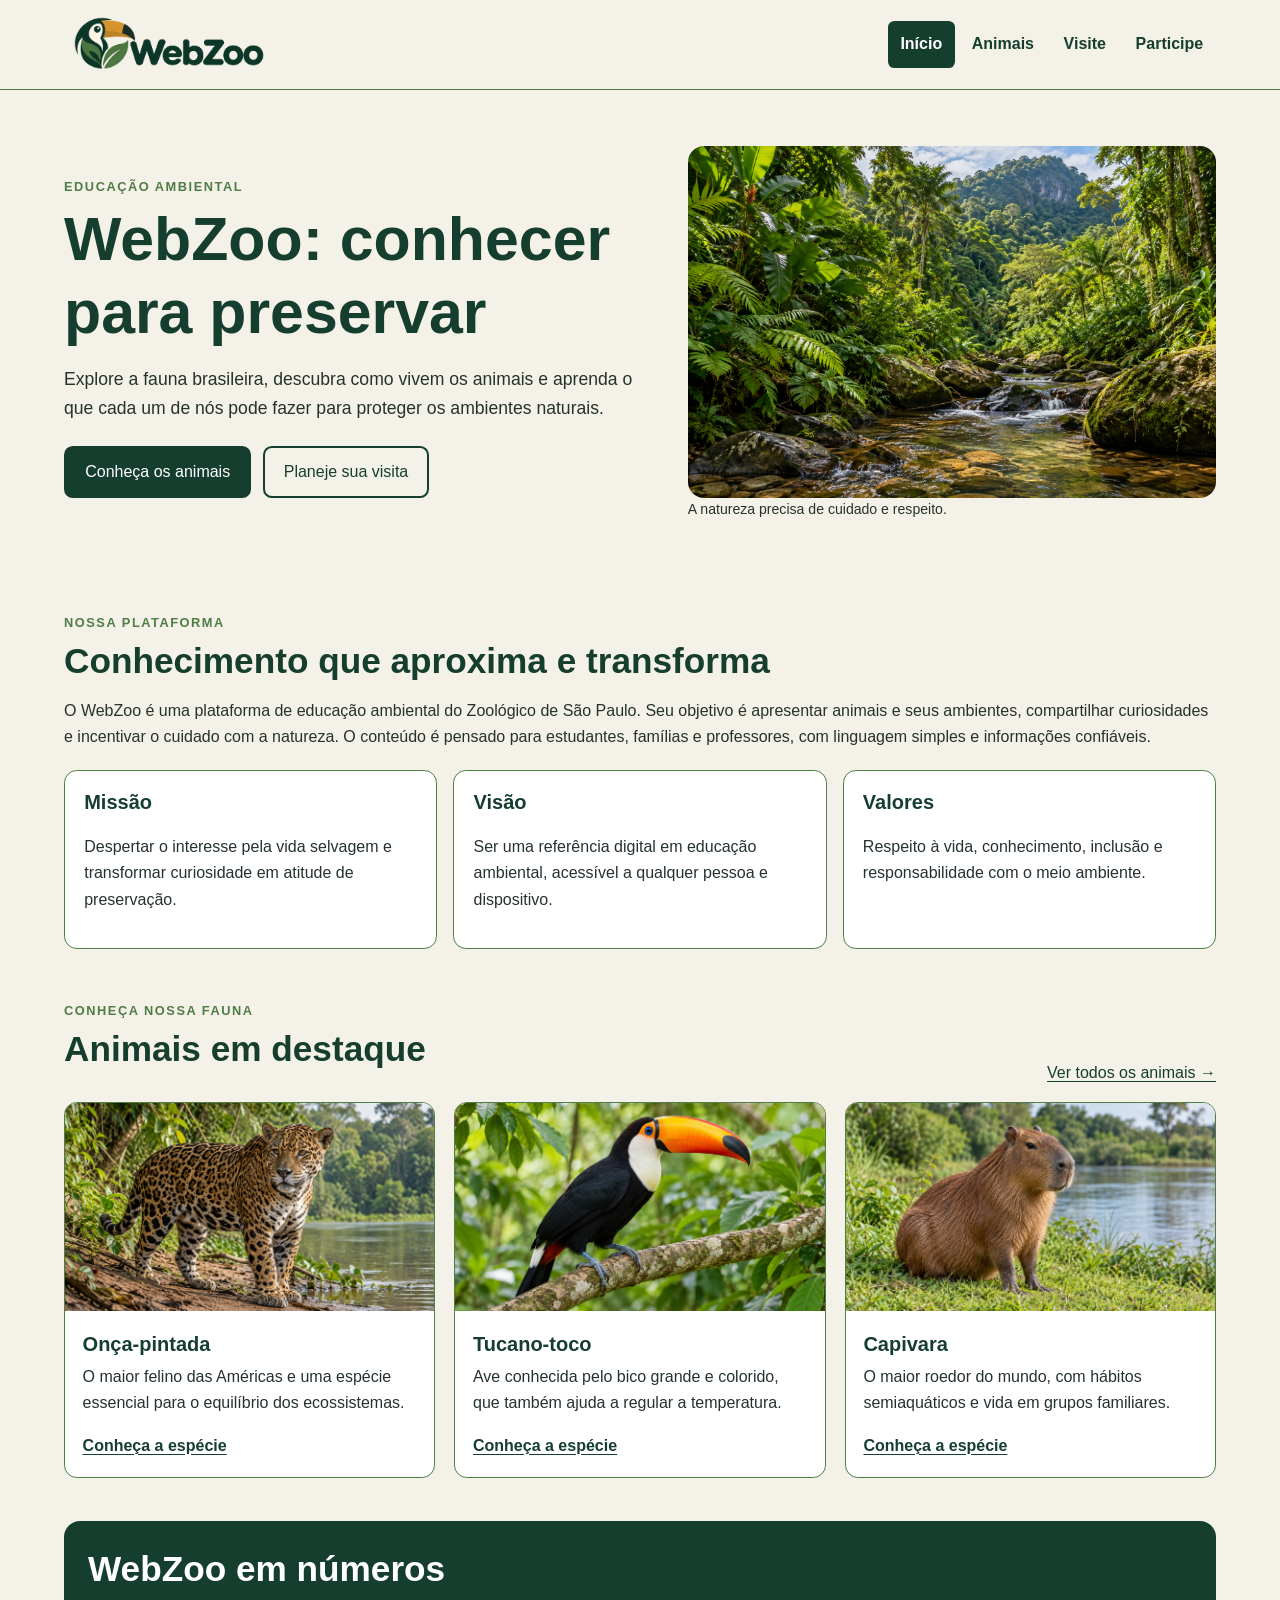
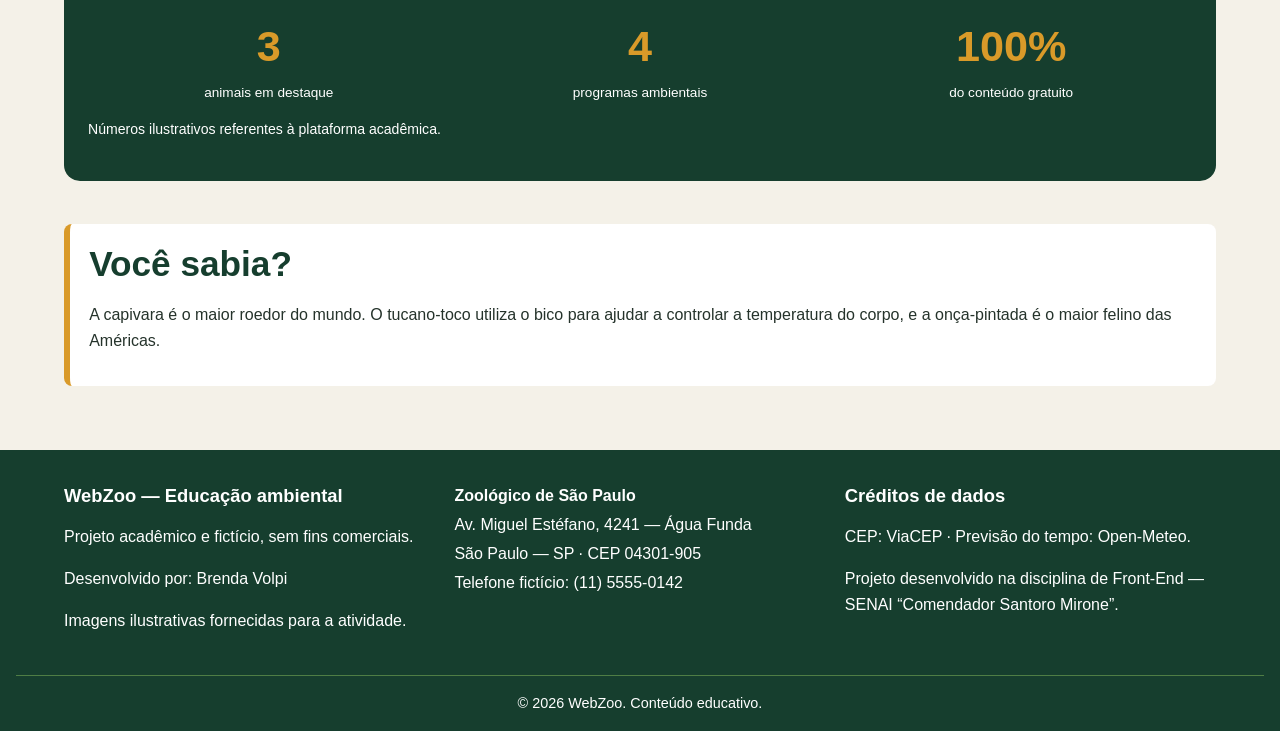
<file: index.html>
<!doctype html>
<html lang="pt-BR">
<head>
<meta charset="utf-8">
<meta name="viewport" content="width=device-width, initial-scale=1">
<meta name="description" content="WebZoo: educação ambiental, fauna brasileira e conservação.">
<title>Início | WebZoo</title>
<link rel="icon" href="assets/favicon.png" type="image/png">
<link rel="stylesheet" href="css/style.css">
</head>
<body>
<a class="skip-link" href="#conteudo">Pular para o conteúdo principal</a>
<header class="site-header">
  <a class="brand" href="index.html" aria-label="WebZoo — página inicial"><img src="assets/logo/webzoo_logo.png" alt="WebZoo - Educação ambiental"></a>
  <button class="menu-toggle" type="button" aria-controls="menu-principal" aria-expanded="false" aria-label="Abrir menu"><span class="menu-icon" aria-hidden="true">☰</span></button>
  <nav id="menu-principal" class="main-nav" aria-label="Navegação principal">
    <ul>
      <li><a href="index.html" data-page="index.html">Início</a></li>
      <li><a href="animais.html" data-page="animais.html">Animais</a></li>
      <li><a href="visite.html" data-page="visite.html">Visite</a></li>
      <li><a href="participe.html" data-page="participe.html">Participe</a></li>
    </ul>
  </nav>
</header>
<main id="conteudo" class="container">

<section class="hero">
 <div class="hero-copy"><p class="eyebrow">Educação ambiental</p><h1>WebZoo: conhecer para preservar</h1><p>Explore a fauna brasileira, descubra como vivem os animais e aprenda o que cada um de nós pode fazer para proteger os ambientes naturais.</p><div class="button-row"><a class="button" href="animais.html">Conheça os animais</a><a class="button button-outline" href="visite.html">Planeje sua visita</a></div></div>
 <figure class="hero-image"><img src="assets/imagens/floresta.png" alt="Paisagem de floresta tropical verde e preservada"><figcaption>A natureza precisa de cuidado e respeito.</figcaption></figure>
</section>
<section class="section-block"><p class="eyebrow">Nossa plataforma</p><h2>Conhecimento que aproxima e transforma</h2><p>O WebZoo é uma plataforma de educação ambiental do Zoológico de São Paulo. Seu objetivo é apresentar animais e seus ambientes, compartilhar curiosidades e incentivar o cuidado com a natureza. O conteúdo é pensado para estudantes, famílias e professores, com linguagem simples e informações confiáveis.</p>
<div class="values-grid"><article class="value-card"><h3>Missão</h3><p>Despertar o interesse pela vida selvagem e transformar curiosidade em atitude de preservação.</p></article><article class="value-card"><h3>Visão</h3><p>Ser uma referência digital em educação ambiental, acessível a qualquer pessoa e dispositivo.</p></article><article class="value-card"><h3>Valores</h3><p>Respeito à vida, conhecimento, inclusão e responsabilidade com o meio ambiente.</p></article></div></section>
<section class="section-block"><div class="section-heading"><div><p class="eyebrow">Conheça nossa fauna</p><h2>Animais em destaque</h2></div><a class="text-link" href="animais.html">Ver todos os animais →</a></div>
<div class="animal-grid home-animals">
<article class="animal-card"><img src="assets/imagens/onca_pintada.png" alt="Onça-pintada em ambiente natural"><div class="card-content"><h3>Onça-pintada</h3><p>O maior felino das Américas e uma espécie essencial para o equilíbrio dos ecossistemas.</p><a href="animais.html#onca">Conheça a espécie</a></div></article>
<article class="animal-card"><img src="assets/imagens/tucano_toco.png" alt="Tucano-toco com bico alaranjado"><div class="card-content"><h3>Tucano-toco</h3><p>Ave conhecida pelo bico grande e colorido, que também ajuda a regular a temperatura.</p><a href="animais.html#tucano">Conheça a espécie</a></div></article>
<article class="animal-card"><img src="assets/imagens/capivara.png" alt="Capivara próxima à água"><div class="card-content"><h3>Capivara</h3><p>O maior roedor do mundo, com hábitos semiaquáticos e vida em grupos familiares.</p><a href="animais.html#capivara">Conheça a espécie</a></div></article>
</div></section>
<section class="stats section-block"><h2>WebZoo em números</h2><div class="stats-grid"><p><strong>3</strong><span>animais em destaque</span></p><p><strong>4</strong><span>programas ambientais</span></p><p><strong>100%</strong><span>do conteúdo gratuito</span></p></div><p class="small-note">Números ilustrativos referentes à plataforma acadêmica.</p></section>
<section class="section-block fact"><h2>Você sabia?</h2><p>A capivara é o maior roedor do mundo. O tucano-toco utiliza o bico para ajudar a controlar a temperatura do corpo, e a onça-pintada é o maior felino das Américas.</p></section>

</main>
<footer class="site-footer">
  <div class="container footer-grid">
    <section><h2>WebZoo — Educação ambiental</h2><p>Projeto acadêmico e fictício, sem fins comerciais.</p><p>Desenvolvido por: Brenda Volpi</p><p>Imagens ilustrativas fornecidas para a atividade.</p></section>
    <address><strong>Zoológico de São Paulo</strong><br>Av. Miguel Estéfano, 4241 — Água Funda<br>São Paulo — SP · CEP 04301-905<br>Telefone fictício: (11) 5555-0142</address>
    <section><h2>Créditos de dados</h2><p>CEP: ViaCEP · Previsão do tempo: Open-Meteo.</p><p>Projeto desenvolvido na disciplina de Front-End — SENAI “Comendador Santoro Mirone”.</p></section>
  </div>
  <p class="copyright">© <span id="ano-atual">2026</span> WebZoo. Conteúdo educativo.</p>
</footer>
<script src="js/menu.js" defer></script>

</body>
</html>
</file>
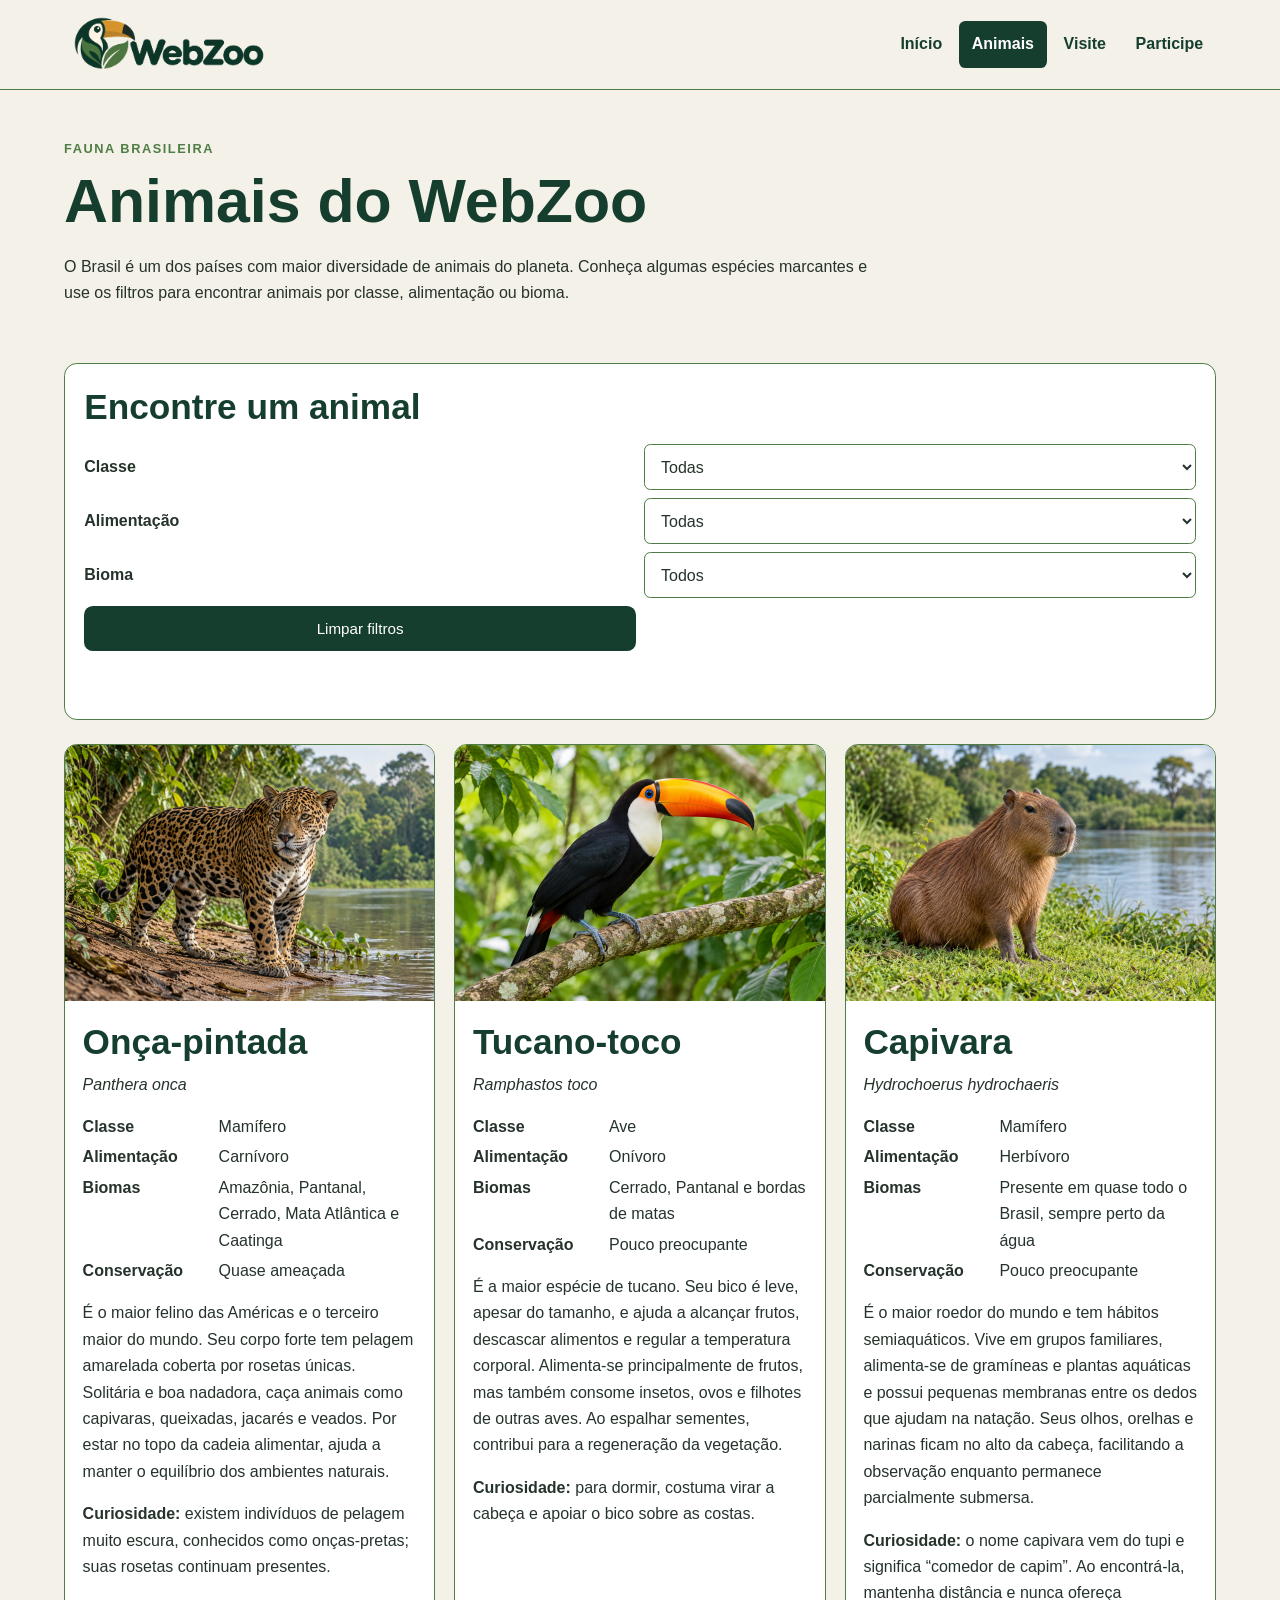
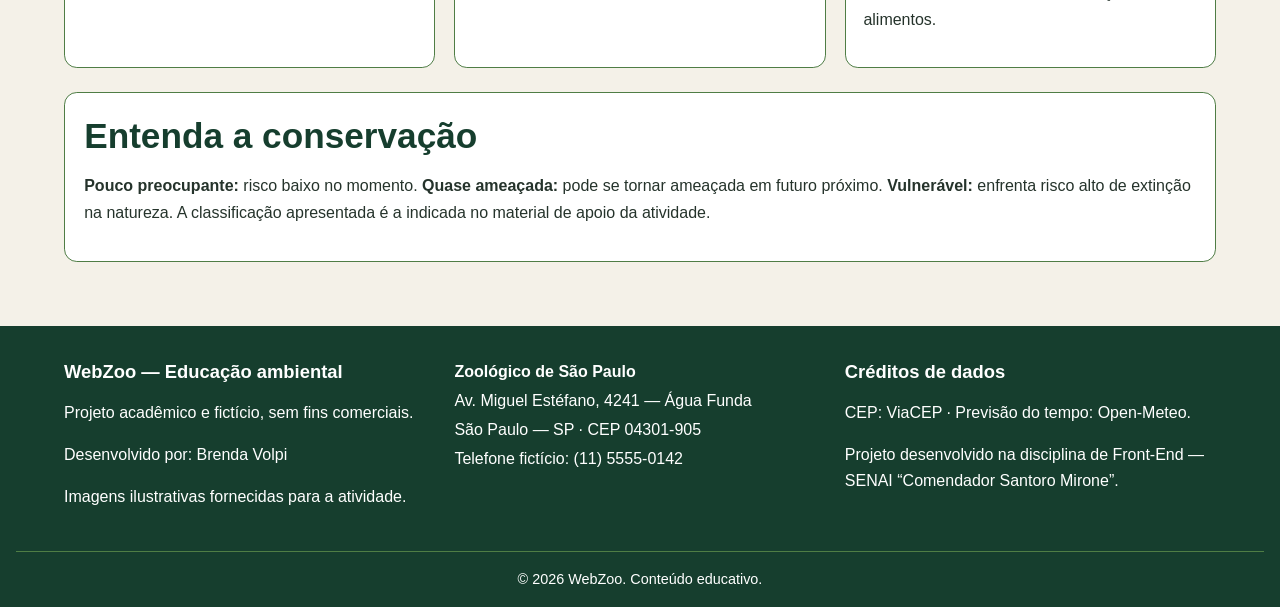
<file: animais.html>
<!doctype html>
<html lang="pt-BR">
<head>
<meta charset="utf-8">
<meta name="viewport" content="width=device-width, initial-scale=1">
<meta name="description" content="WebZoo: educação ambiental, fauna brasileira e conservação.">
<title>Animais | WebZoo</title>
<link rel="icon" href="assets/favicon.png" type="image/png">
<link rel="stylesheet" href="css/style.css">
</head>
<body>
<a class="skip-link" href="#conteudo">Pular para o conteúdo principal</a>
<header class="site-header">
  <a class="brand" href="index.html" aria-label="WebZoo — página inicial"><img src="assets/logo/webzoo_logo.png" alt="WebZoo - Educação ambiental"></a>
  <button class="menu-toggle" type="button" aria-controls="menu-principal" aria-expanded="false" aria-label="Abrir menu"><span class="menu-icon" aria-hidden="true">☰</span></button>
  <nav id="menu-principal" class="main-nav" aria-label="Navegação principal">
    <ul>
      <li><a href="index.html" data-page="index.html">Início</a></li>
      <li><a href="animais.html" data-page="animais.html">Animais</a></li>
      <li><a href="visite.html" data-page="visite.html">Visite</a></li>
      <li><a href="participe.html" data-page="participe.html">Participe</a></li>
    </ul>
  </nav>
</header>
<main id="conteudo" class="container">

<section class="page-intro"><p class="eyebrow">Fauna brasileira</p><h1>Animais do WebZoo</h1><p>O Brasil é um dos países com maior diversidade de animais do planeta. Conheça algumas espécies marcantes e use os filtros para encontrar animais por classe, alimentação ou bioma.</p></section>
<section class="filters" aria-labelledby="filtros-titulo"><h2 id="filtros-titulo">Encontre um animal</h2><div class="filter-grid"><label for="filtro-classe">Classe</label><select id="filtro-classe"><option value="">Todas</option><option>Mamífero</option><option>Ave</option></select><label for="filtro-alimentacao">Alimentação</label><select id="filtro-alimentacao"><option value="">Todas</option><option>Carnívoro</option><option>Herbívoro</option><option>Onívoro</option></select><label for="filtro-bioma">Bioma</label><select id="filtro-bioma"><option value="">Todos</option><option>Amazônia</option><option>Pantanal</option><option>Cerrado</option><option>Mata Atlântica</option><option>Caatinga</option></select><button class="button button-small" id="limpar-filtros" type="button">Limpar filtros</button></div><p id="resultado-filtro" class="status" aria-live="polite"></p></section>
<section class="animal-grid animal-list" aria-label="Fichas dos animais">
<article class="animal-card animal-detail" id="onca" data-classe="Mamífero" data-alimentacao="Carnívoro" data-biomas="Amazônia,Pantanal,Cerrado,Mata Atlântica,Caatinga"><img src="assets/imagens/onca_pintada.png" alt="Onça-pintada, felino de pelagem amarelada com rosetas escuras"><div class="card-content"><h2>Onça-pintada</h2><p class="scientific">Panthera onca</p><dl><dt>Classe</dt><dd>Mamífero</dd><dt>Alimentação</dt><dd>Carnívoro</dd><dt>Biomas</dt><dd>Amazônia, Pantanal, Cerrado, Mata Atlântica e Caatinga</dd><dt>Conservação</dt><dd>Quase ameaçada</dd></dl><p>É o maior felino das Américas e o terceiro maior do mundo. Seu corpo forte tem pelagem amarelada coberta por rosetas únicas. Solitária e boa nadadora, caça animais como capivaras, queixadas, jacarés e veados. Por estar no topo da cadeia alimentar, ajuda a manter o equilíbrio dos ambientes naturais.</p><p><strong>Curiosidade:</strong> existem indivíduos de pelagem muito escura, conhecidos como onças-pretas; suas rosetas continuam presentes.</p></div></article>
<article class="animal-card animal-detail" id="tucano" data-classe="Ave" data-alimentacao="Onívoro" data-biomas="Cerrado,Pantanal"><img src="assets/imagens/tucano_toco.png" alt="Tucano-toco de plumagem preta, garganta branca e bico alaranjado"><div class="card-content"><h2>Tucano-toco</h2><p class="scientific">Ramphastos toco</p><dl><dt>Classe</dt><dd>Ave</dd><dt>Alimentação</dt><dd>Onívoro</dd><dt>Biomas</dt><dd>Cerrado, Pantanal e bordas de matas</dd><dt>Conservação</dt><dd>Pouco preocupante</dd></dl><p>É a maior espécie de tucano. Seu bico é leve, apesar do tamanho, e ajuda a alcançar frutos, descascar alimentos e regular a temperatura corporal. Alimenta-se principalmente de frutos, mas também consome insetos, ovos e filhotes de outras aves. Ao espalhar sementes, contribui para a regeneração da vegetação.</p><p><strong>Curiosidade:</strong> para dormir, costuma virar a cabeça e apoiar o bico sobre as costas.</p></div></article>
<article class="animal-card animal-detail" id="capivara" data-classe="Mamífero" data-alimentacao="Herbívoro" data-biomas="Pantanal,Mata Atlântica,Cerrado,Amazônia"><img src="assets/imagens/capivara.png" alt="Capivara de pelagem marrom junto a um ambiente aquático"><div class="card-content"><h2>Capivara</h2><p class="scientific">Hydrochoerus hydrochaeris</p><dl><dt>Classe</dt><dd>Mamífero</dd><dt>Alimentação</dt><dd>Herbívoro</dd><dt>Biomas</dt><dd>Presente em quase todo o Brasil, sempre perto da água</dd><dt>Conservação</dt><dd>Pouco preocupante</dd></dl><p>É o maior roedor do mundo e tem hábitos semiaquáticos. Vive em grupos familiares, alimenta-se de gramíneas e plantas aquáticas e possui pequenas membranas entre os dedos que ajudam na natação. Seus olhos, orelhas e narinas ficam no alto da cabeça, facilitando a observação enquanto permanece parcialmente submersa.</p><p><strong>Curiosidade:</strong> o nome capivara vem do tupi e significa “comedor de capim”. Ao encontrá-la, mantenha distância e nunca ofereça alimentos.</p></div></article>
</section>
<aside class="conservation-note"><h2>Entenda a conservação</h2><p><strong>Pouco preocupante:</strong> risco baixo no momento. <strong>Quase ameaçada:</strong> pode se tornar ameaçada em futuro próximo. <strong>Vulnerável:</strong> enfrenta risco alto de extinção na natureza. A classificação apresentada é a indicada no material de apoio da atividade.</p></aside>

</main>
<footer class="site-footer">
  <div class="container footer-grid">
    <section><h2>WebZoo — Educação ambiental</h2><p>Projeto acadêmico e fictício, sem fins comerciais.</p><p>Desenvolvido por: Brenda Volpi</p><p>Imagens ilustrativas fornecidas para a atividade.</p></section>
    <address><strong>Zoológico de São Paulo</strong><br>Av. Miguel Estéfano, 4241 — Água Funda<br>São Paulo — SP · CEP 04301-905<br>Telefone fictício: (11) 5555-0142</address>
    <section><h2>Créditos de dados</h2><p>CEP: ViaCEP · Previsão do tempo: Open-Meteo.</p><p>Projeto desenvolvido na disciplina de Front-End — SENAI “Comendador Santoro Mirone”.</p></section>
  </div>
  <p class="copyright">© <span id="ano-atual">2026</span> WebZoo. Conteúdo educativo.</p>
</footer>
<script src="js/menu.js" defer></script>
<script src="js/filtros.js" defer></script>
</body>
</html>
</file>
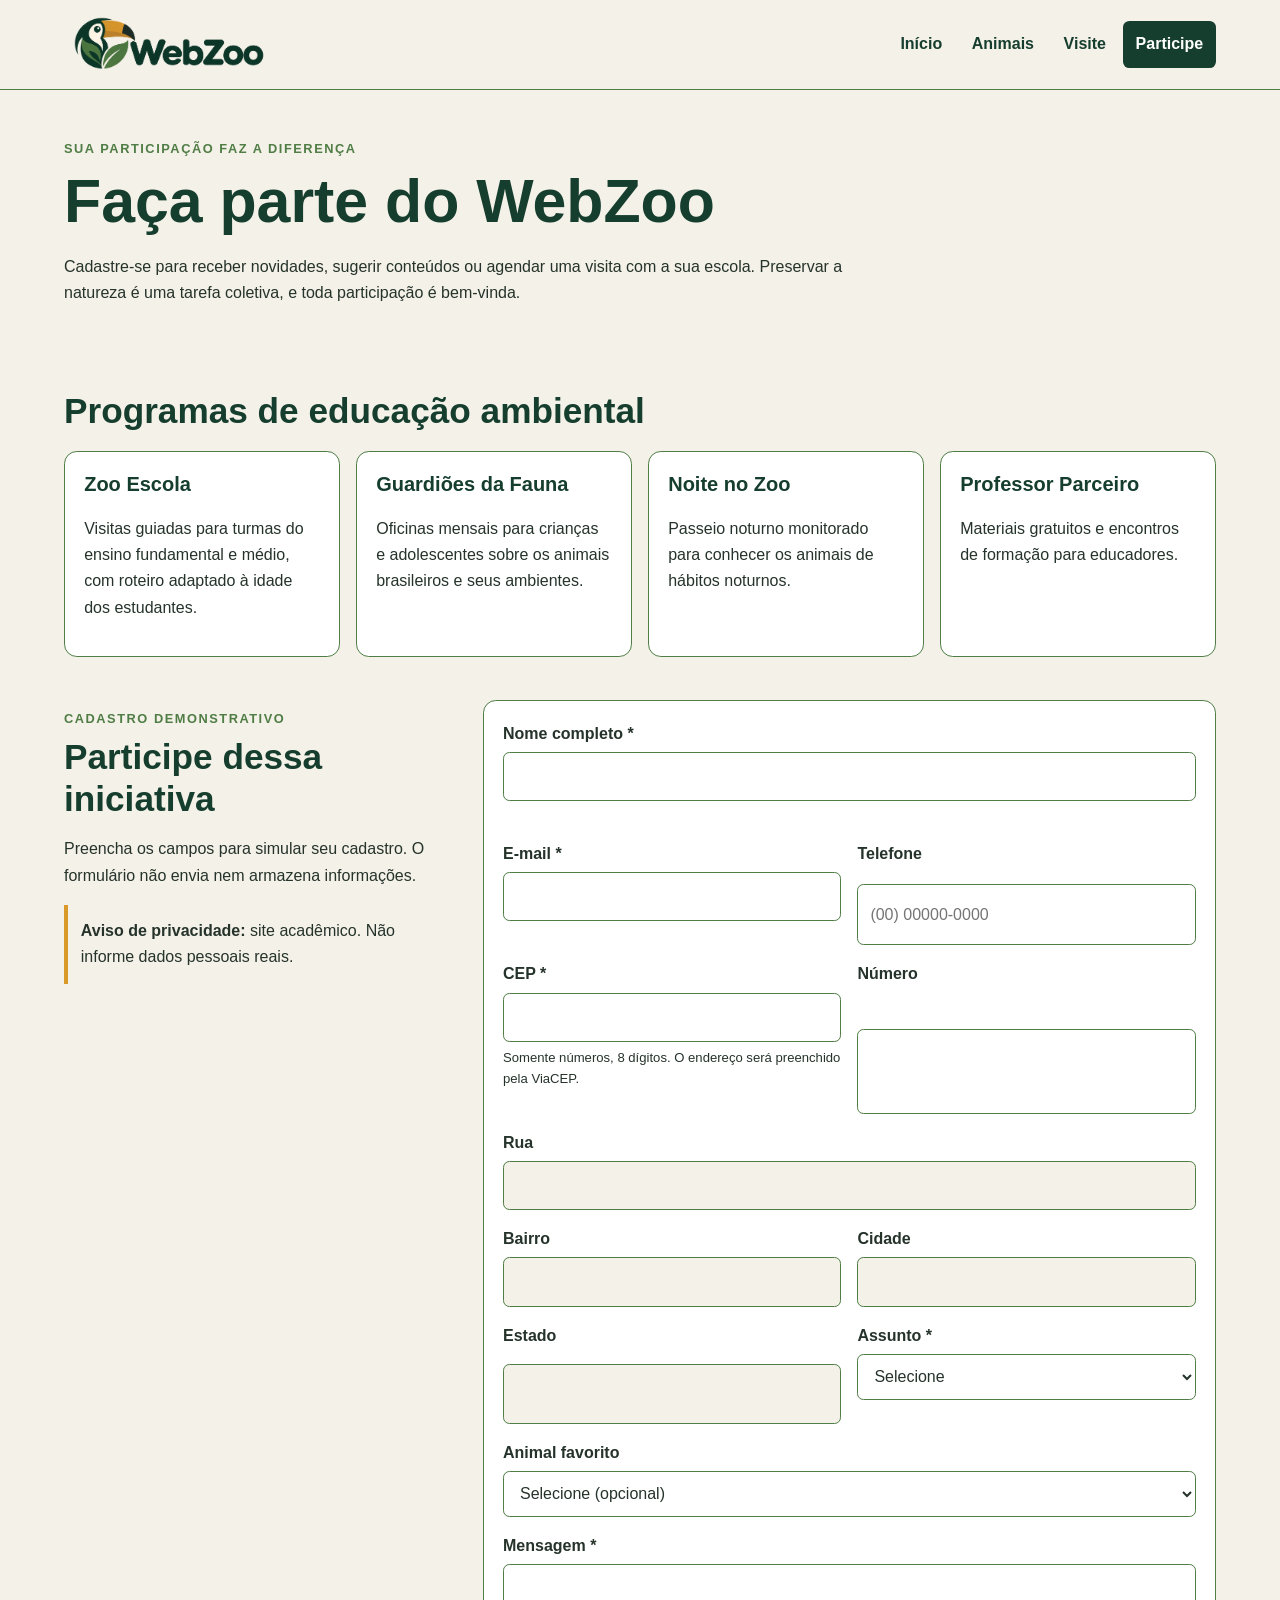
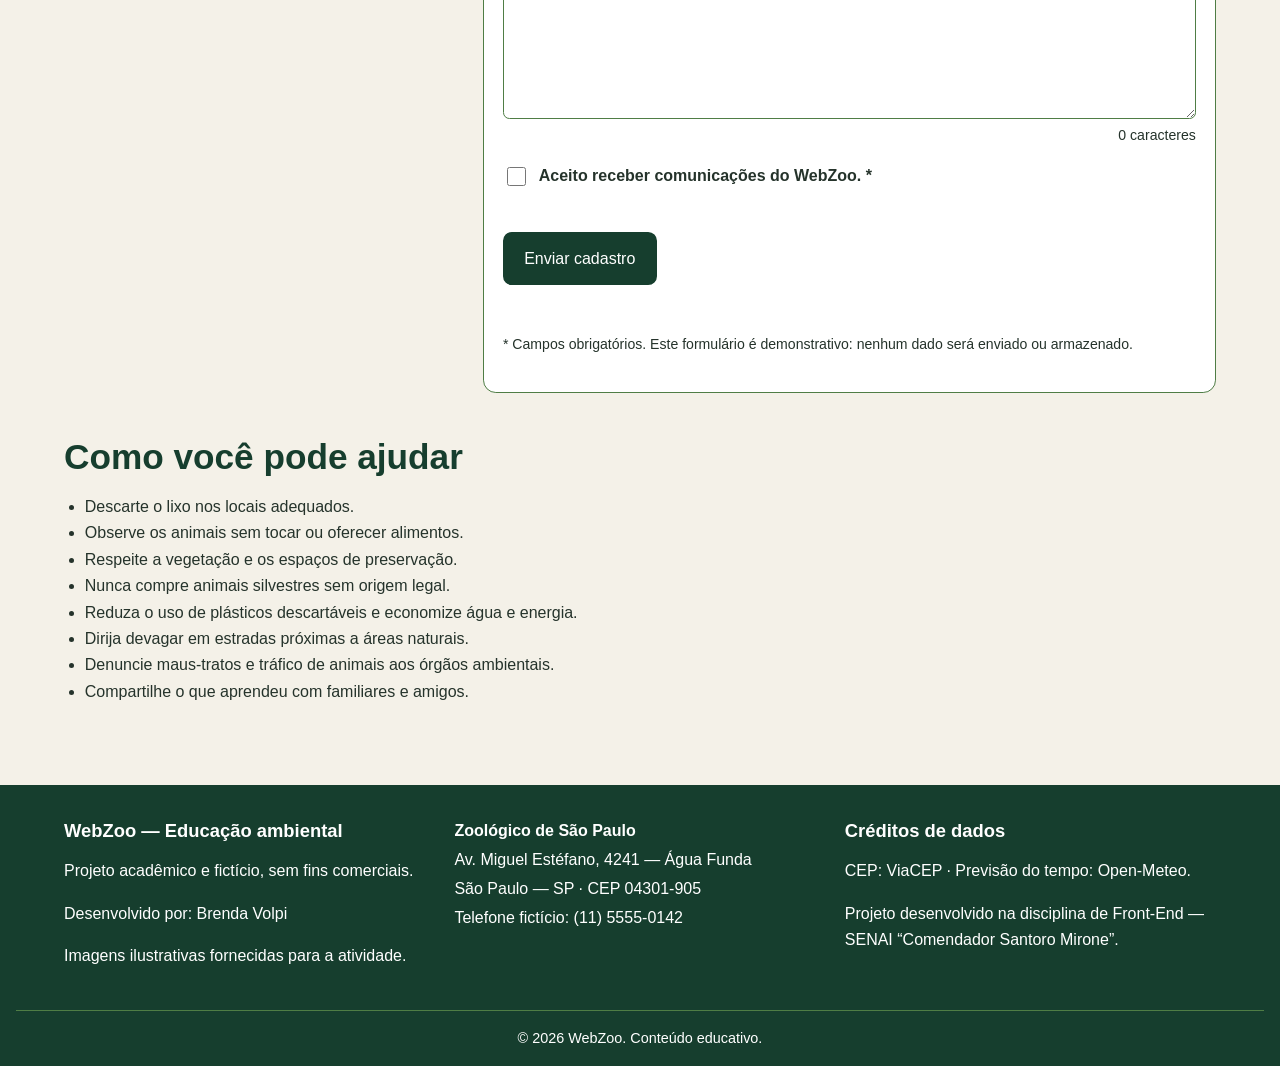
<file: participe.html>
<!doctype html>
<html lang="pt-BR">
<head>
<meta charset="utf-8">
<meta name="viewport" content="width=device-width, initial-scale=1">
<meta name="description" content="WebZoo: educação ambiental, fauna brasileira e conservação.">
<title>Participe | WebZoo</title>
<link rel="icon" href="assets/favicon.png" type="image/png">
<link rel="stylesheet" href="css/style.css">
</head>
<body>
<a class="skip-link" href="#conteudo">Pular para o conteúdo principal</a>
<header class="site-header">
  <a class="brand" href="index.html" aria-label="WebZoo — página inicial"><img src="assets/logo/webzoo_logo.png" alt="WebZoo - Educação ambiental"></a>
  <button class="menu-toggle" type="button" aria-controls="menu-principal" aria-expanded="false" aria-label="Abrir menu"><span class="menu-icon" aria-hidden="true">☰</span></button>
  <nav id="menu-principal" class="main-nav" aria-label="Navegação principal">
    <ul>
      <li><a href="index.html" data-page="index.html">Início</a></li>
      <li><a href="animais.html" data-page="animais.html">Animais</a></li>
      <li><a href="visite.html" data-page="visite.html">Visite</a></li>
      <li><a href="participe.html" data-page="participe.html">Participe</a></li>
    </ul>
  </nav>
</header>
<main id="conteudo" class="container">

<section class="page-intro"><p class="eyebrow">Sua participação faz a diferença</p><h1>Faça parte do WebZoo</h1><p>Cadastre-se para receber novidades, sugerir conteúdos ou agendar uma visita com a sua escola. Preservar a natureza é uma tarefa coletiva, e toda participação é bem-vinda.</p></section>
<section class="section-block"><h2>Programas de educação ambiental</h2><div class="program-grid"><article class="value-card"><h3>Zoo Escola</h3><p>Visitas guiadas para turmas do ensino fundamental e médio, com roteiro adaptado à idade dos estudantes.</p></article><article class="value-card"><h3>Guardiões da Fauna</h3><p>Oficinas mensais para crianças e adolescentes sobre os animais brasileiros e seus ambientes.</p></article><article class="value-card"><h3>Noite no Zoo</h3><p>Passeio noturno monitorado para conhecer os animais de hábitos noturnos.</p></article><article class="value-card"><h3>Professor Parceiro</h3><p>Materiais gratuitos e encontros de formação para educadores.</p></article></div></section>
<section class="form-section section-block"><div><p class="eyebrow">Cadastro demonstrativo</p><h2>Participe dessa iniciativa</h2><p>Preencha os campos para simular seu cadastro. O formulário não envia nem armazena informações.</p><p class="privacy-note"><strong>Aviso de privacidade:</strong> site acadêmico. Não informe dados pessoais reais.</p></div>
<form id="form-participacao" novalidate>
<div class="form-grid">
<div class="field full"><label for="nome">Nome completo *</label><input id="nome" name="nome" autocomplete="name" required aria-describedby="erro-nome"><span class="error" id="erro-nome"></span></div>
<div class="field"><label for="email">E-mail *</label><input id="email" name="email" type="email" autocomplete="email" required aria-describedby="erro-email"><span class="error" id="erro-email"></span></div>
<div class="field"><label for="telefone">Telefone</label><input id="telefone" name="telefone" type="tel" autocomplete="tel" placeholder="(00) 00000-0000"></div>
<div class="field"><label for="cep">CEP *</label><input id="cep" name="cep" inputmode="numeric" autocomplete="postal-code" maxlength="9" required aria-describedby="ajuda-cep erro-cep"><small id="ajuda-cep">Somente números, 8 dígitos. O endereço será preenchido pela ViaCEP.</small><span class="error" id="erro-cep"></span></div>
<div class="field"><label for="numero">Número</label><input id="numero" name="numero" autocomplete="address-line2"></div>
<div class="field full"><label for="rua">Rua</label><input id="rua" name="rua" autocomplete="address-line1" readonly></div>
<div class="field"><label for="bairro">Bairro</label><input id="bairro" name="bairro" readonly></div>
<div class="field"><label for="cidade">Cidade</label><input id="cidade" name="cidade" readonly></div>
<div class="field"><label for="estado">Estado</label><input id="estado" name="estado" readonly></div>
<div class="field"><label for="assunto">Assunto *</label><select id="assunto" name="assunto" required aria-describedby="erro-assunto"><option value="">Selecione</option><option>Receber novidades</option><option>Visita escolar</option><option>Sugerir conteúdo</option><option>Outro</option></select><span class="error" id="erro-assunto"></span></div>
<div class="field full"><label for="animal-favorito">Animal favorito</label><select id="animal-favorito" name="animal"><option value="">Selecione (opcional)</option><option>Onça-pintada</option><option>Tucano-toco</option><option>Capivara</option></select></div>
<div class="field full"><label for="mensagem">Mensagem *</label><textarea id="mensagem" name="mensagem" rows="5" minlength="10" required aria-describedby="erro-mensagem contador"></textarea><div class="character-row"><span id="erro-mensagem" class="error"></span><span id="contador" class="help">0 caracteres</span></div></div>
<div class="field full"><label class="checkbox-label" for="aceite"><input id="aceite" name="aceite" type="checkbox" required aria-describedby="erro-aceite"> Aceito receber comunicações do WebZoo. *</label><span class="error" id="erro-aceite"></span></div>
</div><button class="button" type="submit">Enviar cadastro</button><p id="resultado-formulario" class="status" aria-live="polite"></p><p class="small-note">* Campos obrigatórios. Este formulário é demonstrativo: nenhum dado será enviado ou armazenado.</p>
</form></section>
<section class="section-block"><h2>Como você pode ajudar</h2><ul class="action-list"><li>Descarte o lixo nos locais adequados.</li><li>Observe os animais sem tocar ou oferecer alimentos.</li><li>Respeite a vegetação e os espaços de preservação.</li><li>Nunca compre animais silvestres sem origem legal.</li><li>Reduza o uso de plásticos descartáveis e economize água e energia.</li><li>Dirija devagar em estradas próximas a áreas naturais.</li><li>Denuncie maus-tratos e tráfico de animais aos órgãos ambientais.</li><li>Compartilhe o que aprendeu com familiares e amigos.</li></ul></section>

</main>
<footer class="site-footer">
  <div class="container footer-grid">
    <section><h2>WebZoo — Educação ambiental</h2><p>Projeto acadêmico e fictício, sem fins comerciais.</p><p>Desenvolvido por: Brenda Volpi</p><p>Imagens ilustrativas fornecidas para a atividade.</p></section>
    <address><strong>Zoológico de São Paulo</strong><br>Av. Miguel Estéfano, 4241 — Água Funda<br>São Paulo — SP · CEP 04301-905<br>Telefone fictício: (11) 5555-0142</address>
    <section><h2>Créditos de dados</h2><p>CEP: ViaCEP · Previsão do tempo: Open-Meteo.</p><p>Projeto desenvolvido na disciplina de Front-End — SENAI “Comendador Santoro Mirone”.</p></section>
  </div>
  <p class="copyright">© <span id="ano-atual">2026</span> WebZoo. Conteúdo educativo.</p>
</footer>
<script src="js/menu.js" defer></script>
<script src="js/cep.js" defer></script>
<script src="js/formulario.js" defer></script>
</body>
</html>
</file>
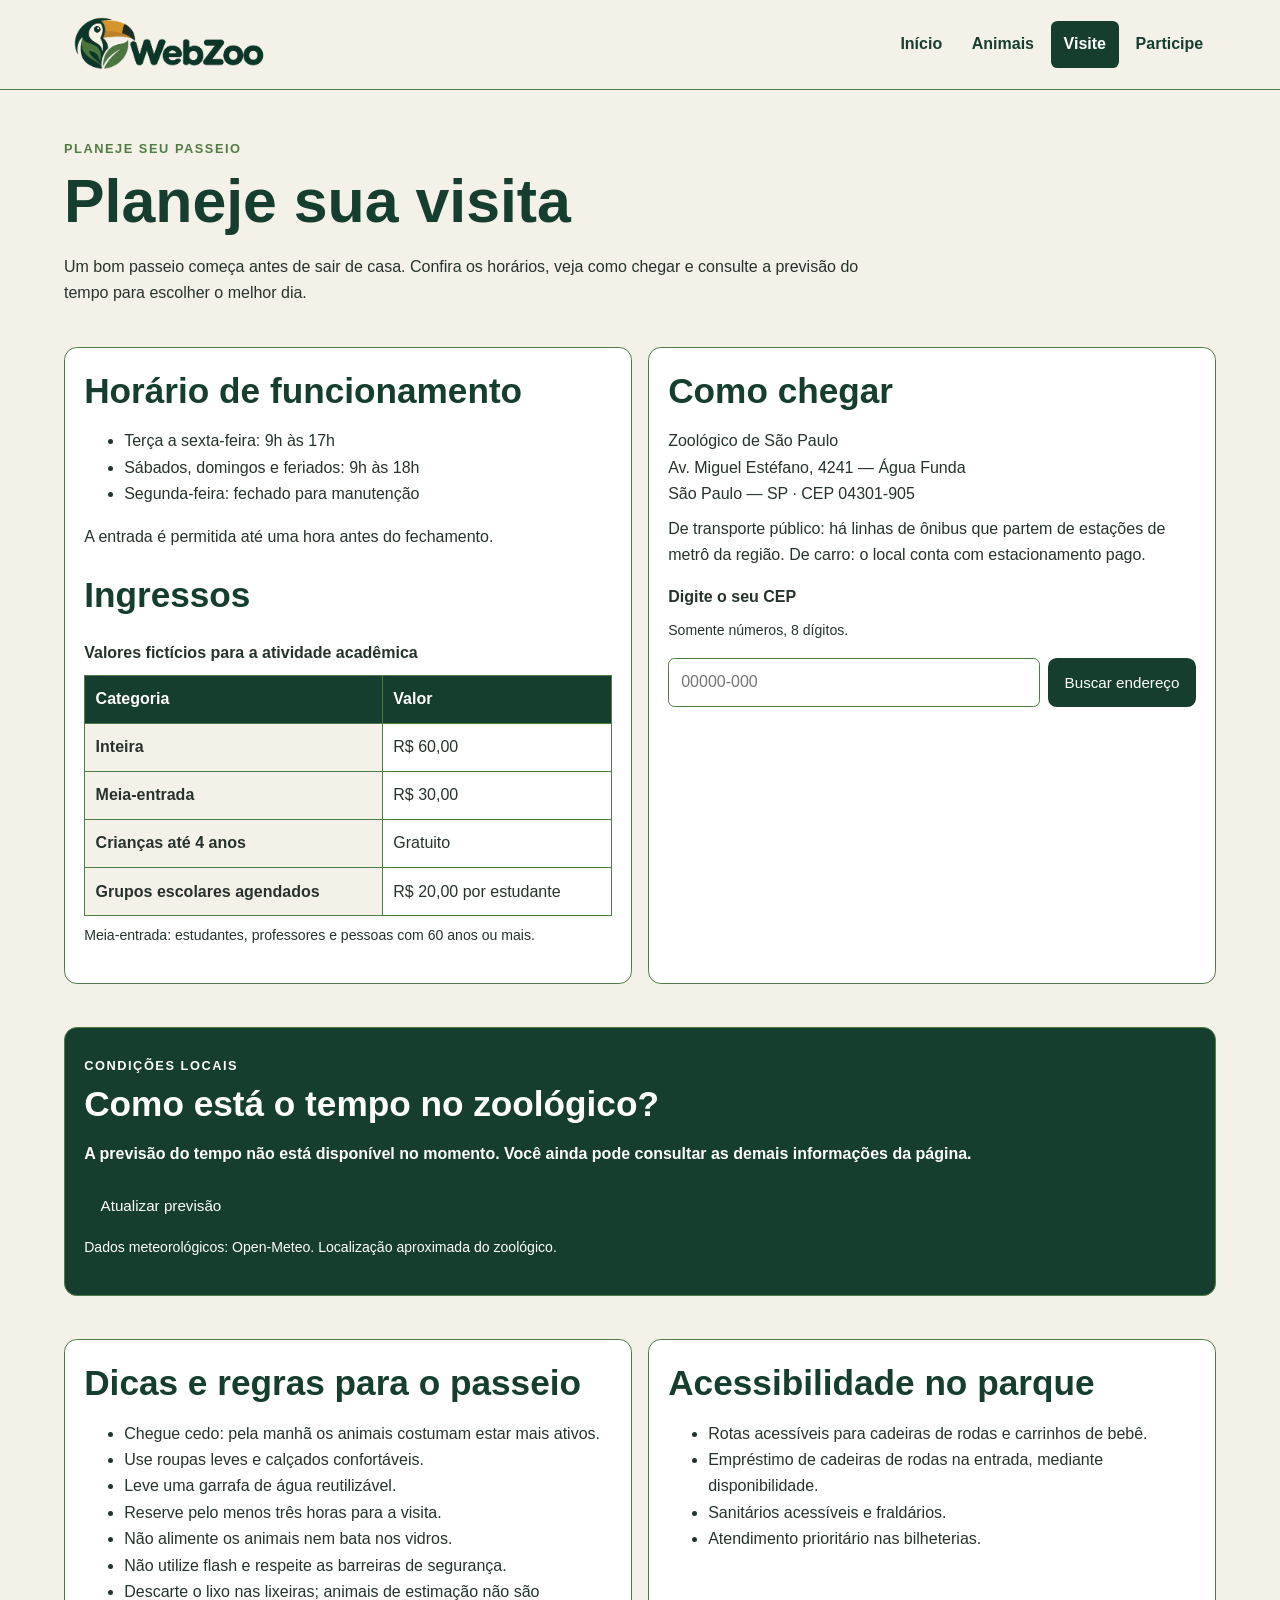
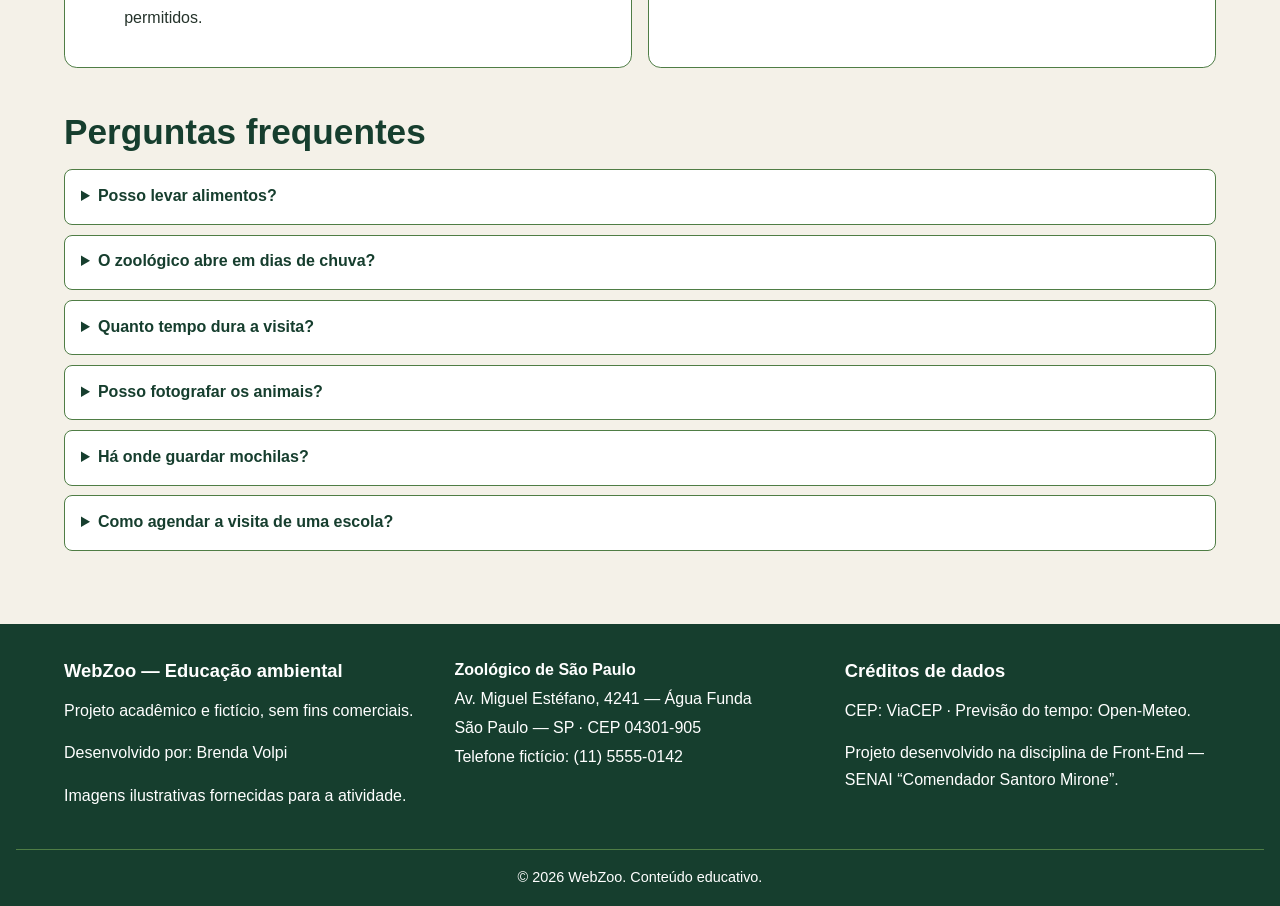
<file: visite.html>
<!doctype html>
<html lang="pt-BR">
<head>
<meta charset="utf-8">
<meta name="viewport" content="width=device-width, initial-scale=1">
<meta name="description" content="WebZoo: educação ambiental, fauna brasileira e conservação.">
<title>Visite | WebZoo</title>
<link rel="icon" href="assets/favicon.png" type="image/png">
<link rel="stylesheet" href="css/style.css">
</head>
<body>
<a class="skip-link" href="#conteudo">Pular para o conteúdo principal</a>
<header class="site-header">
  <a class="brand" href="index.html" aria-label="WebZoo — página inicial"><img src="assets/logo/webzoo_logo.png" alt="WebZoo - Educação ambiental"></a>
  <button class="menu-toggle" type="button" aria-controls="menu-principal" aria-expanded="false" aria-label="Abrir menu"><span class="menu-icon" aria-hidden="true">☰</span></button>
  <nav id="menu-principal" class="main-nav" aria-label="Navegação principal">
    <ul>
      <li><a href="index.html" data-page="index.html">Início</a></li>
      <li><a href="animais.html" data-page="animais.html">Animais</a></li>
      <li><a href="visite.html" data-page="visite.html">Visite</a></li>
      <li><a href="participe.html" data-page="participe.html">Participe</a></li>
    </ul>
  </nav>
</header>
<main id="conteudo" class="container">

<section class="page-intro"><p class="eyebrow">Planeje seu passeio</p><h1>Planeje sua visita</h1><p>Um bom passeio começa antes de sair de casa. Confira os horários, veja como chegar e consulte a previsão do tempo para escolher o melhor dia.</p></section>
<div class="two-column">
<section class="info-panel"><h2>Horário de funcionamento</h2><ul><li>Terça a sexta-feira: 9h às 17h</li><li>Sábados, domingos e feriados: 9h às 18h</li><li>Segunda-feira: fechado para manutenção</li></ul><p>A entrada é permitida até uma hora antes do fechamento.</p><h2>Ingressos</h2><table><caption>Valores fictícios para a atividade acadêmica</caption><thead><tr><th scope="col">Categoria</th><th scope="col">Valor</th></tr></thead><tbody><tr><th scope="row">Inteira</th><td>R$ 60,00</td></tr><tr><th scope="row">Meia-entrada</th><td>R$ 30,00</td></tr><tr><th scope="row">Crianças até 4 anos</th><td>Gratuito</td></tr><tr><th scope="row">Grupos escolares agendados</th><td>R$ 20,00 por estudante</td></tr></tbody></table><p class="small-note">Meia-entrada: estudantes, professores e pessoas com 60 anos ou mais.</p></section>
<section class="info-panel"><h2>Como chegar</h2><address>Zoológico de São Paulo<br>Av. Miguel Estéfano, 4241 — Água Funda<br>São Paulo — SP · CEP 04301-905</address><p>De transporte público: há linhas de ônibus que partem de estações de metrô da região. De carro: o local conta com estacionamento pago.</p><form id="consulta-cep" class="api-form" novalidate><label for="cep-visita">Digite o seu CEP</label><p class="help" id="ajuda-cep-visita">Somente números, 8 dígitos.</p><div class="inline-form"><input id="cep-visita" name="cep" inputmode="numeric" autocomplete="postal-code" maxlength="9" aria-describedby="ajuda-cep-visita status-cep-visita" placeholder="00000-000"><button class="button button-small" type="submit">Buscar endereço</button></div><p id="status-cep-visita" class="status" aria-live="polite"></p></form></section></div>
<section class="weather-panel section-block"><p class="eyebrow">Condições locais</p><h2>Como está o tempo no zoológico?</h2><p id="weather-status" class="status" aria-live="polite">A previsão será consultada automaticamente.</p><div id="weather-result" class="weather-result"></div><button id="atualizar-clima" class="button button-small" type="button">Atualizar previsão</button><p class="small-note">Dados meteorológicos: Open-Meteo. Localização aproximada do zoológico.</p></section>
<div class="two-column section-block"><section class="info-panel"><h2>Dicas e regras para o passeio</h2><ul><li>Chegue cedo: pela manhã os animais costumam estar mais ativos.</li><li>Use roupas leves e calçados confortáveis.</li><li>Leve uma garrafa de água reutilizável.</li><li>Reserve pelo menos três horas para a visita.</li><li>Não alimente os animais nem bata nos vidros.</li><li>Não utilize flash e respeite as barreiras de segurança.</li><li>Descarte o lixo nas lixeiras; animais de estimação não são permitidos.</li></ul></section><section class="info-panel"><h2>Acessibilidade no parque</h2><ul><li>Rotas acessíveis para cadeiras de rodas e carrinhos de bebê.</li><li>Empréstimo de cadeiras de rodas na entrada, mediante disponibilidade.</li><li>Sanitários acessíveis e fraldários.</li><li>Atendimento prioritário nas bilheterias.</li></ul></section></div>
<section class="section-block"><h2>Perguntas frequentes</h2><div class="faq-list">
<details><summary>Posso levar alimentos?</summary><p>Sim. Há áreas de piquenique para lanches trazidos de casa. Não é permitido oferecer alimentos aos animais.</p></details>
<details><summary>O zoológico abre em dias de chuva?</summary><p>Sim, o funcionamento é normal. Algumas atividades ao ar livre podem ser suspensas em caso de tempestade.</p></details>
<details><summary>Quanto tempo dura a visita?</summary><p>Em média, de três a quatro horas para percorrer os principais recintos.</p></details>
<details><summary>Posso fotografar os animais?</summary><p>Sim, sem o uso de flash e sem ultrapassar as barreiras de segurança.</p></details>
<details><summary>Há onde guardar mochilas?</summary><p>Sim, há guarda-volumes próximo à entrada, mediante disponibilidade.</p></details>
<details><summary>Como agendar a visita de uma escola?</summary><p>Preencha o formulário da página Participe e selecione a opção “Visita escolar”.</p></details>
</div></section>

</main>
<footer class="site-footer">
  <div class="container footer-grid">
    <section><h2>WebZoo — Educação ambiental</h2><p>Projeto acadêmico e fictício, sem fins comerciais.</p><p>Desenvolvido por: Brenda Volpi</p><p>Imagens ilustrativas fornecidas para a atividade.</p></section>
    <address><strong>Zoológico de São Paulo</strong><br>Av. Miguel Estéfano, 4241 — Água Funda<br>São Paulo — SP · CEP 04301-905<br>Telefone fictício: (11) 5555-0142</address>
    <section><h2>Créditos de dados</h2><p>CEP: ViaCEP · Previsão do tempo: Open-Meteo.</p><p>Projeto desenvolvido na disciplina de Front-End — SENAI “Comendador Santoro Mirone”.</p></section>
  </div>
  <p class="copyright">© <span id="ano-atual">2026</span> WebZoo. Conteúdo educativo.</p>
</footer>
<script src="js/menu.js" defer></script>
<script src="js/cep.js" defer></script>
<script src="js/clima.js" defer></script>
</body>
</html>
</file>
<file: css/style.css>
:root {
 --verde-floresta: #163E2E;
 --verde-folha: #4F7D45;
 --ocre: #D99A29;
 --areia-clara: #F4F1E8;
 --carvao: #25332B;
 --branco: #FFFFFF;
}
*{box-sizing:border-box}
html{scroll-behavior:smooth}
body{margin:0;background:var(--areia-clara);color:var(--carvao);font-family:Arial, sans-serif;line-height:1.65;font-size:1rem}
img{max-width:100%;height:auto;display:block}
a{color:var(--verde-floresta);text-underline-offset:.2em}
a:hover{text-decoration-thickness:2px}
:focus-visible{outline:3px solid var(--ocre);outline-offset:3px}
.container{width:min(100% - 2rem,72rem);margin-inline:auto}
.skip-link{position:absolute;left:1rem;top:-5rem;background:var(--verde-floresta);color:var(--branco);padding:.75rem 1rem;z-index:20;border-radius:.4rem}
.skip-link:focus{top:1rem}
.site-header{background:var(--areia-clara);display:flex;align-items:center;justify-content:space-between;gap:1rem;padding:.6rem max(1rem,calc((100% - 72rem)/2));border-bottom:1px solid var(--verde-folha);position:relative;z-index:5}
.brand img{width:clamp(9rem,22vw,13rem);max-height:5rem;object-fit:contain}
.menu-toggle{min-width:44px;min-height:44px;border:2px solid var(--verde-floresta);border-radius:.5rem;background:var(--verde-floresta);color:var(--branco);font-size:1.4rem;cursor:pointer}
.main-nav{display:none;position:absolute;top:100%;left:0;right:0;background:var(--areia-clara);padding:.5rem 1rem 1rem;border-bottom:2px solid var(--verde-floresta)}
.main-nav.is-open{display:block}
.main-nav ul{list-style:none;margin:0;padding:0;display:grid;gap:.35rem}
.main-nav a{display:block;padding:.65rem 1rem;min-height:44px;text-decoration:none;font-weight:700;border-radius:.4rem}
.main-nav a[aria-current=page]{background:var(--verde-floresta);color:var(--branco)}
main{padding-block:1.5rem 4rem}
h1,h2,h3{color:var(--verde-floresta);line-height:1.2}
h1{font-size:clamp(2.1rem,6vw,3.8rem);margin:.2rem 0 1rem}
h2{font-size:clamp(1.5rem,4vw,2.2rem);margin:.2rem 0 1rem}
h3{font-size:1.25rem}
p{margin:.5rem 0 1rem}
.eyebrow{text-transform:uppercase;letter-spacing:.12em;font-weight:700;color:var(--verde-folha);font-size:.8rem;margin-bottom:.4rem}
.hero{display:grid;gap:1.5rem;align-items:center;padding-block:1rem 2.5rem}
.hero-copy>p:not(.eyebrow){font-size:1.1rem;max-width:42rem}
.hero-image{margin:0}
.hero-image img{width:100%;max-height:25rem;object-fit:cover;border-radius:1rem}
figcaption,.small-note,.help{font-size:.88rem;color:var(--carvao)}
.button-row{display:flex;flex-wrap:wrap;gap:.7rem;margin-top:1.4rem}
.button{display:inline-flex;align-items:center;justify-content:center;min-height:48px;padding:.7rem 1.2rem;border:2px solid var(--verde-floresta);border-radius:.55rem;background:var(--verde-floresta);color:var(--branco);font-weight:700;text-decoration:none;cursor:pointer;font:inherit}
.button:hover{background:var(--verde-folha);border-color:var(--verde-folha);color:var(--branco)}
.button-outline{background:transparent;color:var(--verde-floresta)}
.button-small{min-height:44px;padding:.5rem .9rem;font-size:.95rem}
.section-block{margin-top:2.7rem}
.values-grid,.program-grid{display:grid;grid-template-columns:1fr;gap:1rem;margin-top:1.2rem}
.value-card,.info-panel,.filters,.weather-panel,.conservation-note{background:var(--branco);padding:1.2rem;border-radius:.8rem;border:1px solid var(--verde-folha)}
.value-card h3{margin-top:0}
.section-heading{display:flex;align-items:end;justify-content:space-between;gap:1rem;flex-wrap:wrap}
.animal-grid{display:grid;grid-template-columns:1fr;gap:1.2rem;margin-top:1rem}
.animal-card{overflow:hidden;background:var(--branco);border-radius:.8rem;border:1px solid var(--verde-folha)}
.animal-card>img{width:100%;height:14rem;object-fit:cover}
.card-content{padding:1.1rem}
.card-content h2,.card-content h3{margin:.2rem 0 .4rem}
.card-content a{font-weight:700}
.stats{background:var(--verde-floresta);color:var(--branco);padding:1.5rem;border-radius:1rem}
.stats h2{color:var(--branco)}
.stats-grid{display:grid;grid-template-columns:repeat(3,1fr);gap:.6rem;text-align:center}
.stats-grid p{display:grid;margin:.3rem}
.stats-grid strong{font-size:clamp(1.7rem,5vw,2.7rem);color:var(--ocre)}
.stats-grid span{font-size:.85rem}
.stats .small-note{color:var(--branco)}
.fact{border-left:6px solid var(--ocre);padding:1rem 1.2rem;background:var(--branco);border-radius:.5rem}
.page-intro{max-width:52rem;padding-block:1rem 1.5rem}
.filters{margin-block:1rem 1.5rem}
.filter-grid{display:grid;grid-template-columns:1fr;gap:.5rem}
label{font-weight:700}
select,input,textarea{width:100%;min-height:46px;padding:.65rem .75rem;border:1px solid var(--verde-folha);border-radius:.4rem;background:var(--branco);color:var(--carvao);font:inherit}
textarea{resize:vertical}
.status{min-height:1.5rem;font-weight:700}
.scientific{font-style:italic}
.animal-detail{scroll-margin-top:1rem}
.animal-detail>img{height:15rem}
.animal-detail dl{display:grid;grid-template-columns:8rem 1fr;gap:.25rem .5rem}
.animal-detail dt{font-weight:700}
.animal-detail dd{margin:0}
.conservation-note{margin-top:1.5rem}
.two-column{display:grid;grid-template-columns:1fr;gap:1rem}
.info-panel h2:not(:first-child){margin-top:1.5rem}
address{font-style:normal}
table{width:100%;border-collapse:collapse;background:var(--branco);margin-top:.7rem}
caption{text-align:left;font-weight:700;padding:.5rem 0}
th,td{border:1px solid var(--verde-folha);padding:.65rem;text-align:left}
thead{background:var(--verde-floresta);color:var(--branco)}
tbody th{background:var(--areia-clara)}
.inline-form{display:flex;flex-wrap:wrap;gap:.5rem}
.inline-form input{flex:1 1 10rem}
.weather-panel{background:var(--verde-floresta);color:var(--branco)}
.weather-panel h2,.weather-panel .eyebrow{color:var(--branco)}
.weather-panel .small-note{color:var(--branco)}
.weather-result{display:flex;gap:1rem;flex-wrap:wrap;font-size:1.1rem}
.weather-result strong{font-size:1.5rem;color:var(--ocre)}
.faq-list details{background:var(--branco);border:1px solid var(--verde-folha);border-radius:.5rem;padding:.8rem 1rem;margin:.6rem 0}
.faq-list summary{cursor:pointer;font-weight:700;color:var(--verde-floresta);min-height:28px}
.form-section{display:grid;gap:1.5rem}
.form-section form{background:var(--branco);padding:1.2rem;border-radius:.8rem;border:1px solid var(--verde-folha)}
.form-grid{display:grid;grid-template-columns:1fr;gap:1rem;margin-bottom:1.2rem}
.field{display:grid;gap:.3rem}
.field small{font-size:.82rem}
.field input[readonly]{background:var(--areia-clara)}
.full{grid-column:1/-1}
.error{color:var(--verde-floresta);font-weight:700;font-size:.88rem;min-height:1.2rem}
[aria-invalid=true]{border:2px solid var(--verde-floresta)}
.checkbox-label{display:flex;align-items:flex-start;gap:.6rem}
.checkbox-label input{width:1.2rem;min-height:1.2rem;margin-top:.25rem}
.character-row{display:flex;justify-content:space-between;gap:.5rem;flex-wrap:wrap}
.privacy-note{background:var(--areia-clara);padding:.8rem;border-left:4px solid var(--ocre)}
.action-list{padding-left:1.3rem}
.site-footer{background:var(--verde-floresta);color:var(--branco);padding:2rem 1rem 1rem}
.footer-grid{display:grid;gap:1.2rem}
.site-footer h2{font-size:1.15rem;color:var(--branco)}
.site-footer a{color:var(--branco)}
.site-footer address{line-height:1.8}
.copyright{text-align:center;border-top:1px solid var(--verde-folha);padding-top:1rem;margin:1.5rem 0 0;font-size:.9rem}
[hidden]{display:none!important}
@media(min-width:600px){.values-grid,.program-grid{grid-template-columns:repeat(2,1fr)}.filter-grid{grid-template-columns:repeat(2,minmax(0,1fr));align-items:center}.form-grid{grid-template-columns:repeat(2,minmax(0,1fr))}.footer-grid{grid-template-columns:repeat(2,1fr)}}
@media(min-width:768px){.menu-toggle{display:none}.main-nav{display:block;position:static;padding:0;border:0;background:transparent}.main-nav ul{display:flex;gap:.25rem}.main-nav a{padding:.65rem .8rem}.hero{grid-template-columns:1.05fr .95fr;gap:2.5rem;padding-block:2rem 3rem}.animal-grid{grid-template-columns:repeat(2,minmax(0,1fr))}.two-column{grid-template-columns:repeat(2,minmax(0,1fr))}.form-section{grid-template-columns:.7fr 1.3fr}.footer-grid{grid-template-columns:repeat(3,1fr)}}
@media(min-width:1024px){.animal-grid{grid-template-columns:repeat(3,minmax(0,1fr))}.home-animals .animal-card>img{height:13rem}.animal-detail>img{height:16rem}.program-grid{grid-template-columns:repeat(4,1fr)}.values-grid{grid-template-columns:repeat(3,1fr)}}
@media(prefers-reduced-motion:reduce){html{scroll-behavior:auto}*,*::before,*::after{animation-duration:.01ms!important;animation-iteration-count:1!important;transition-duration:.01ms!important}}
</file>
